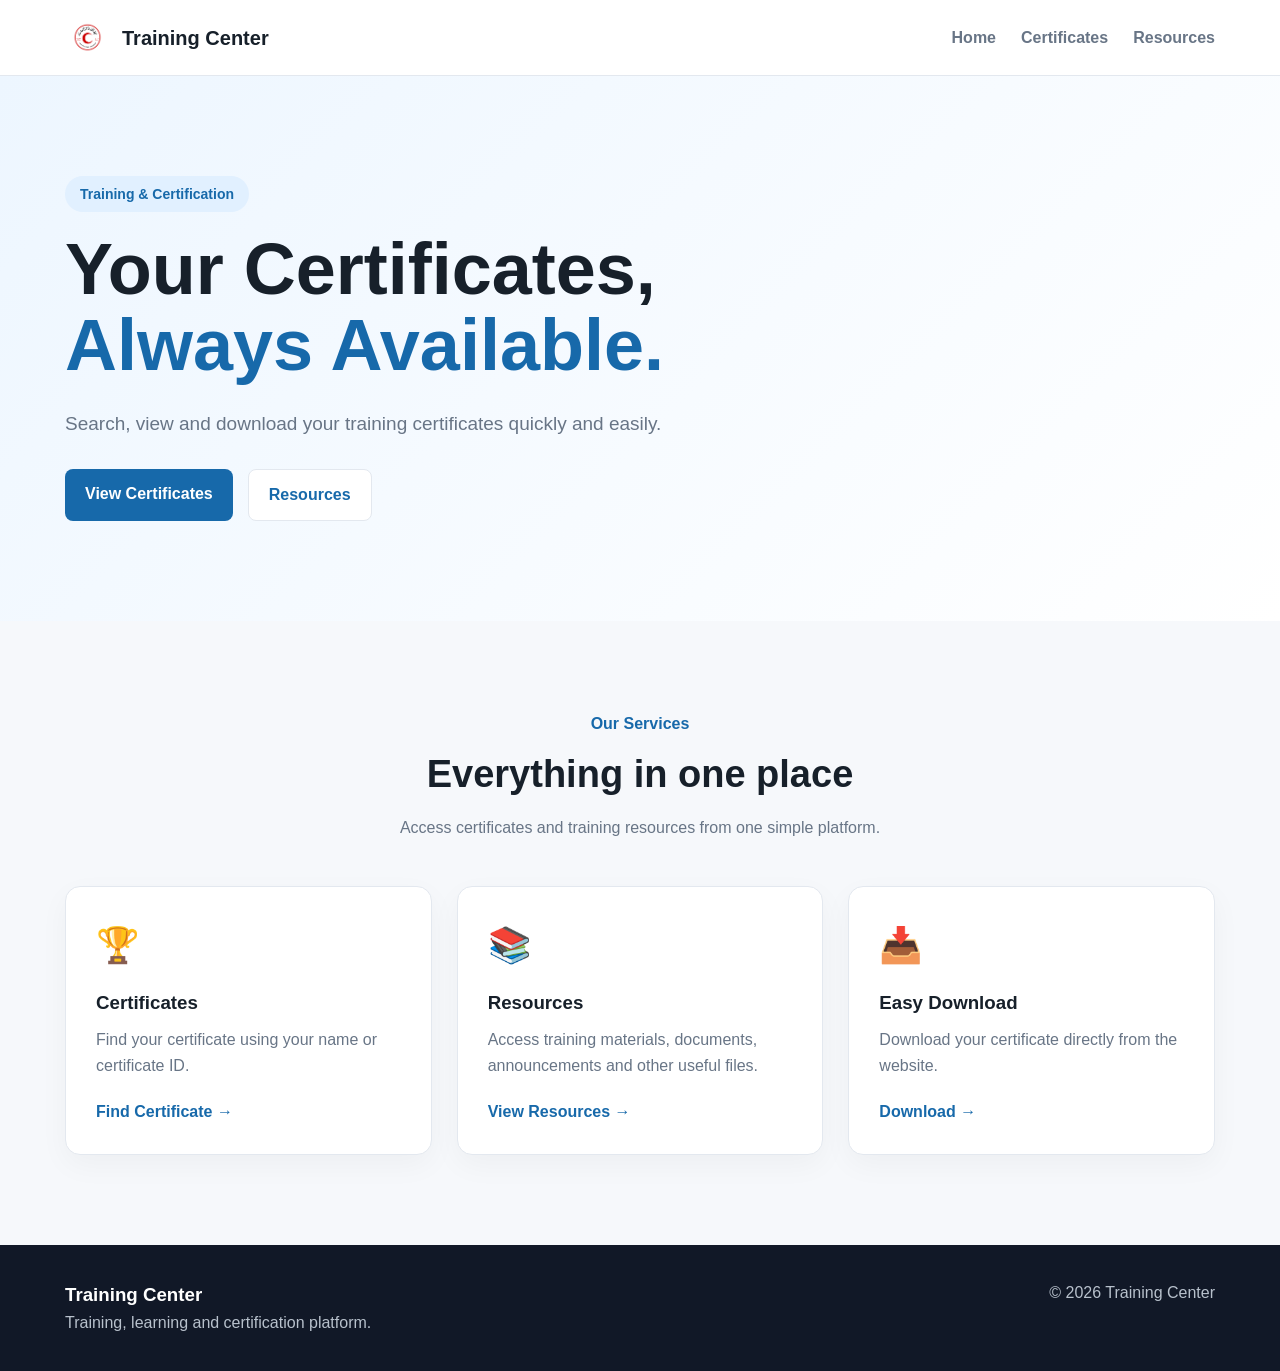
<file: index.html>
<!DOCTYPE html>
<html lang="en">
<head>
    <meta charset="UTF-8">
    <meta name="viewport" content="width=device-width, initial-scale=1.0">

    <title>Training Certificates</title>

    <link rel="stylesheet" href="style.css">
</head>

<body>

<header class="navbar">

    <div class="container nav-content">

        <a href="index.html" class="logo">
            <img src="images/logo.png" alt="Logo">
            <span>Training Center</span>
        </a>

        <nav>
            <a href="index.html">Home</a>
            <a href="certificates.html">Certificates</a>
            <a href="resources.html">Resources</a>
        </nav>

    </div>

</header>


<main>

<section class="hero">

    <div class="container hero-content">

        <div class="hero-text">

            <span class="badge">
                Training & Certification
            </span>

            <h1>
                Your Certificates,
                <span>Always Available.</span>
            </h1>

            <p>
                Search, view and download your training certificates
                quickly and easily.
            </p>

            <div class="hero-buttons">

                <a href="certificates.html" class="btn primary">
                    View Certificates
                </a>

                <a href="resources.html" class="btn secondary">
                    Resources
                </a>

            </div>

        </div>

    </div>

</section>


<section class="features">

    <div class="container">

        <div class="section-title">

            <span>Our Services</span>

            <h2>
                Everything in one place
            </h2>

            <p>
                Access certificates and training resources
                from one simple platform.
            </p>

        </div>


        <div class="feature-grid">

            <div class="feature-card">

                <div class="feature-icon">
                    🏆
                </div>

                <h3>
                    Certificates
                </h3>

                <p>
                    Find your certificate using your name
                    or certificate ID.
                </p>

                <a href="certificates.html">
                    Find Certificate →
                </a>

            </div>


            <div class="feature-card">

                <div class="feature-icon">
                    📚
                </div>

                <h3>
                    Resources
                </h3>

                <p>
                    Access training materials, documents,
                    announcements and other useful files.
                </p>

                <a href="resources.html">
                    View Resources →
                </a>

            </div>


            <div class="feature-card">

                <div class="feature-icon">
                    📥
                </div>

                <h3>
                    Easy Download
                </h3>

                <p>
                    Download your certificate directly
                    from the website.
                </p>

                <a href="certificates.html">
                    Download →
                </a>

            </div>

        </div>

    </div>

</section>

</main>


<footer>

    <div class="container footer-content">

        <div>
            <h3>Training Center</h3>

            <p>
                Training, learning and certification platform.
            </p>
        </div>

        <div>
            <p>
                © 2026 Training Center
            </p>
        </div>

    </div>

</footer>


</body>
</html>
</file>
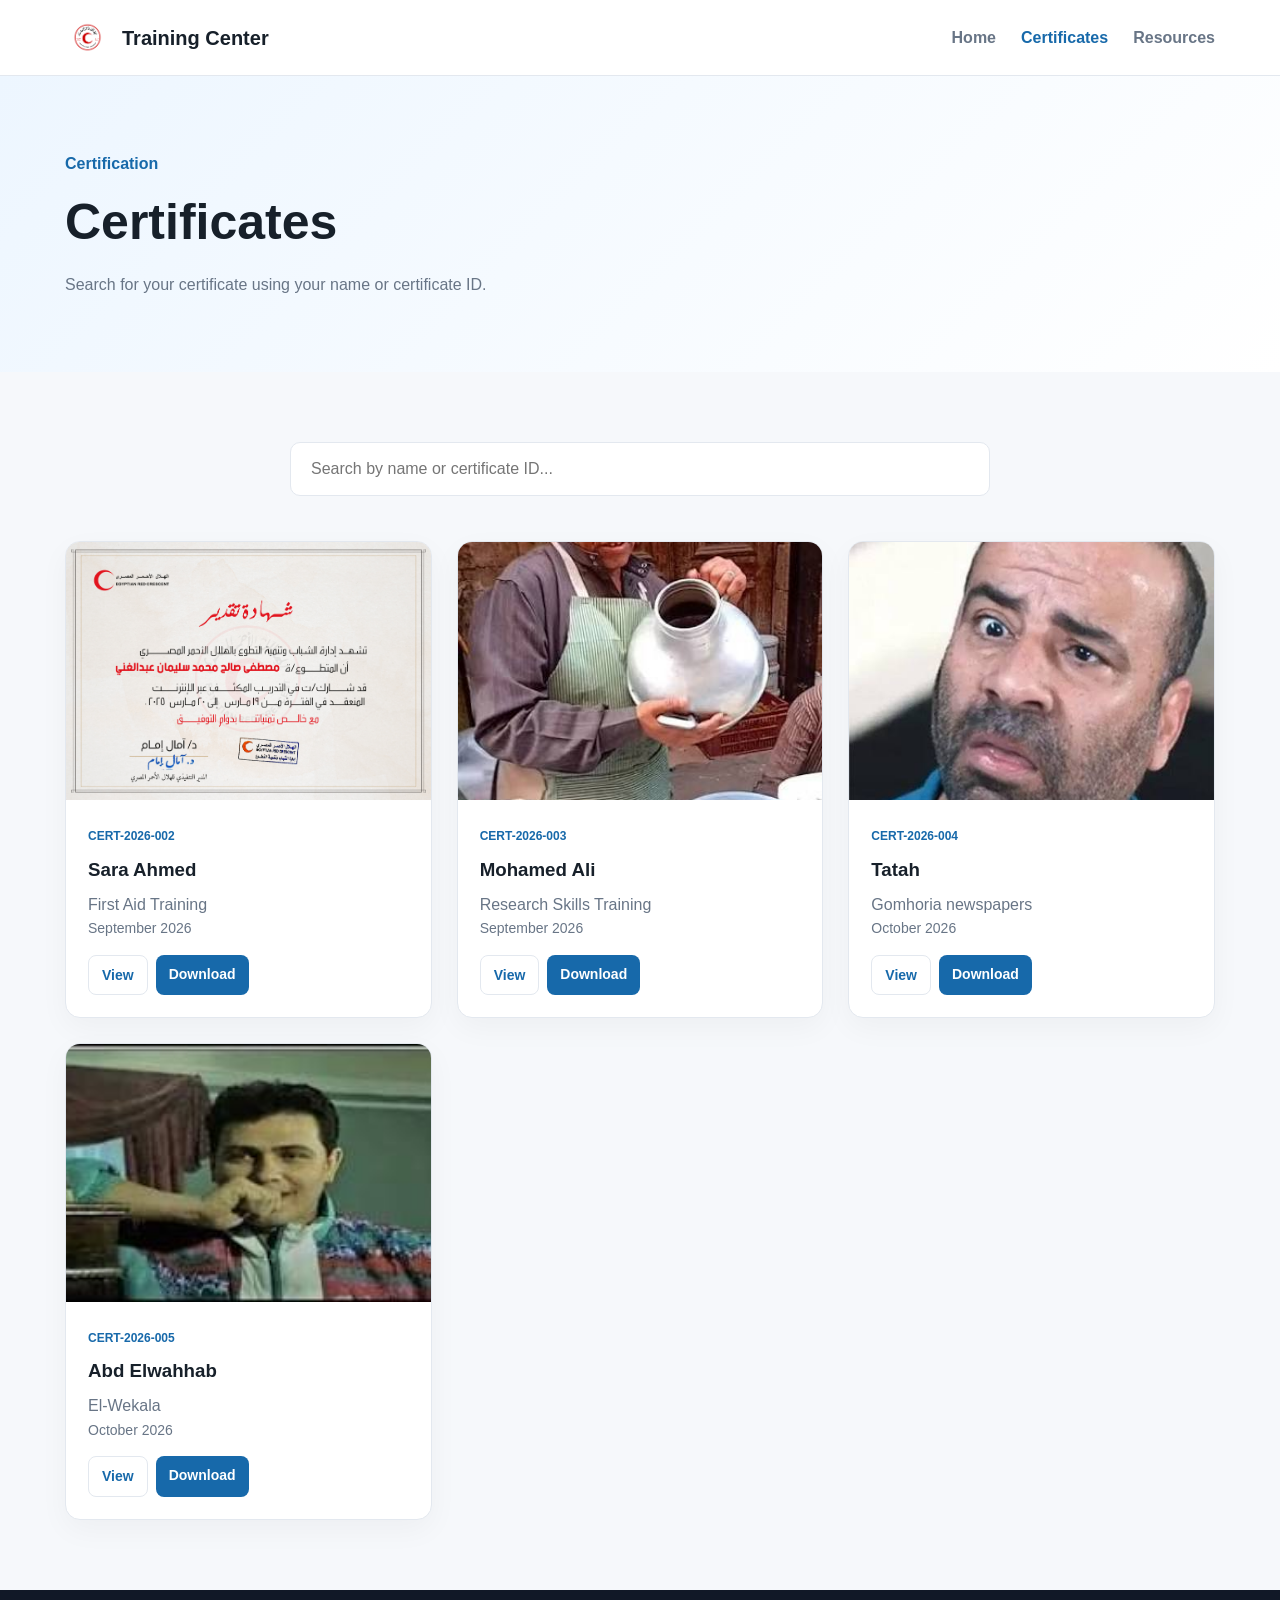
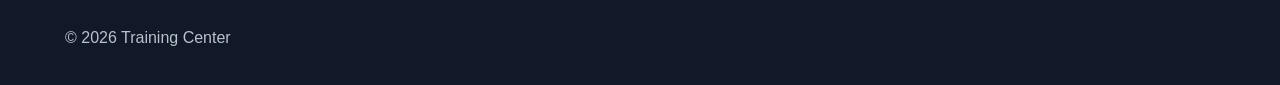
<file: certificates.html>
<!DOCTYPE html>
<html lang="en">

<head>

    <meta charset="UTF-8">

    <meta
        name="viewport"
        content="width=device-width, initial-scale=1.0"
    >

    <title>Certificates</title>

    <link rel="stylesheet" href="style.css">

</head>


<body>


<header class="navbar">

    <div class="container nav-content">

        <a href="index.html" class="logo">
            <img src="images/logo.png" alt="Logo">
            <span>Training Center</span>
        </a>

        <nav>

            <a href="index.html">
                Home
            </a>

            <a href="certificates.html" class="active">
                Certificates
            </a>

            <a href="resources.html">
                Resources
            </a>

        </nav>

    </div>

</header>


<main>

<section class="page-header">

    <div class="container">

        <span>
            Certification
        </span>

        <h1>
            Certificates
        </h1>

        <p>
            Search for your certificate using your name
            or certificate ID.
        </p>

    </div>

</section>


<section class="certificate-section">

    <div class="container">


        <div class="search-box">

            <input
                type="text"
                id="certificateSearch"
                placeholder="Search by name or certificate ID..."
            >

        </div>


        <div
            id="certificateGrid"
            class="certificate-grid"
        >

        </div>


        <div
            id="noResults"
            class="no-results"
            style="display:none;"
        >

            <h3>
                No certificate found
            </h3>

            <p>
                Check the name or certificate ID and try again.
            </p>

        </div>


    </div>

</section>

</main>


<footer>

    <div class="container footer-content">

        <p>
            © 2026 Training Center
        </p>

    </div>

</footer>


<script src="certificates.js"></script>
<script src="script.js"></script>

</body>

</html>
</file>
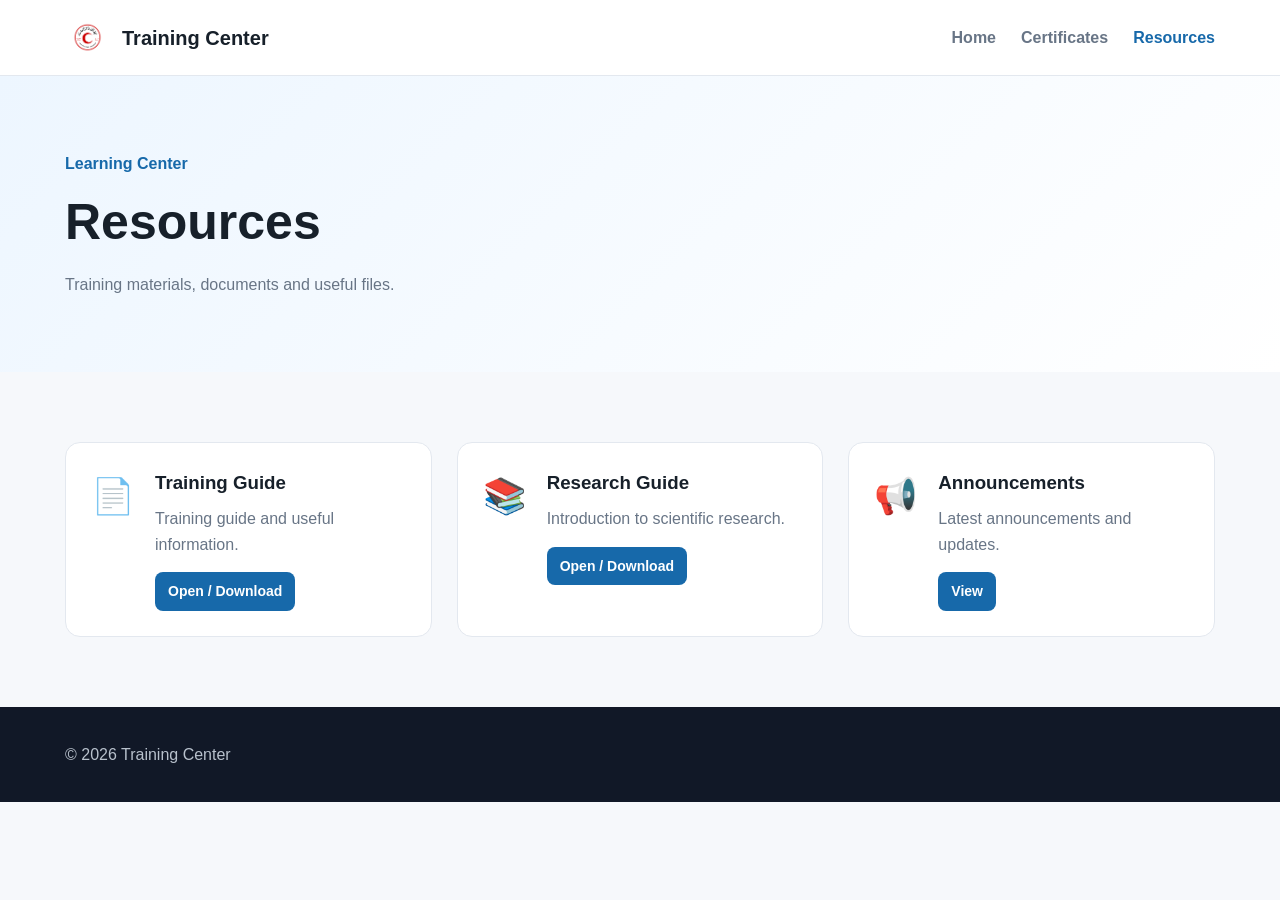
<file: resources.html>
<!DOCTYPE html>
<html lang="en">

<head>

    <meta charset="UTF-8">

    <meta
        name="viewport"
        content="width=device-width, initial-scale=1.0"
    >

    <title>Resources</title>

    <link rel="stylesheet" href="style.css">

</head>


<body>


<header class="navbar">

    <div class="container nav-content">

        <a href="index.html" class="logo">

            <img
                src="images/logo.png"
                alt="Logo"
            >

            <span>
                Training Center
            </span>

        </a>


        <nav>

            <a href="index.html">
                Home
            </a>

            <a href="certificates.html">
                Certificates
            </a>

            <a href="resources.html" class="active">
                Resources
            </a>

        </nav>

    </div>

</header>


<main>


<section class="page-header">

    <div class="container">

        <span>
            Learning Center
        </span>

        <h1>
            Resources
        </h1>

        <p>
            Training materials, documents and useful files.
        </p>

    </div>

</section>


<section class="resources-section">

    <div class="container">


        <div class="resource-grid">


            <div class="resource-card">

                <div class="resource-icon">
                    📄
                </div>

                <div>

                    <h3>
                        Training Guide
                    </h3>

                    <p>
                        Training guide and useful information.
                    </p>

                    <a
                        href="resources/training-guide.pdf"
                        target="_blank"
                        class="btn primary small"
                    >
                        Open / Download
                    </a>

                </div>

            </div>


            <div class="resource-card">

                <div class="resource-icon">
                    📚
                </div>

                <div>

                    <h3>
                        Research Guide
                    </h3>

                    <p>
                        Introduction to scientific research.
                    </p>

                    <a
                        href="resources/research-guide.pdf"
                        target="_blank"
                        class="btn primary small"
                    >
                        Open / Download
                    </a>

                </div>

            </div>


            <div class="resource-card">

                <div class="resource-icon">
                    📢
                </div>

                <div>

                    <h3>
                        Announcements
                    </h3>

                    <p>
                        Latest announcements and updates.
                    </p>

                    <a
                        href="resources/announcement.jpg"
                        target="_blank"
                        class="btn primary small"
                    >
                        View
                    </a>

                </div>

            </div>


        </div>

    </div>

</section>


</main>


<footer>

    <div class="container footer-content">

        <p>
            © 2026 Training Center
        </p>

    </div>

</footer>


</body>

</html>
</file>
<file: style.css>
* {
    margin: 0;
    padding: 0;
    box-sizing: border-box;
}


:root {

    --primary: #1769aa;
    --primary-dark: #0d4775;

    --background: #f6f8fb;

    --white: #ffffff;

    --text: #17202a;

    --muted: #687586;

    --border: #e3e8ef;

}


body {

    font-family:
        Arial,
        Helvetica,
        sans-serif;

    background: var(--background);

    color: var(--text);

    line-height: 1.6;

}


.container {

    width: min(1150px, 92%);

    margin: auto;

}


/* NAVBAR */

.navbar {

    background: white;

    border-bottom:
        1px solid var(--border);

    position: sticky;

    top: 0;

    z-index: 100;

}


.nav-content {

    min-height: 75px;

    display: flex;

    justify-content: space-between;

    align-items: center;

    gap: 30px;

}


.logo {

    display: flex;

    align-items: center;

    gap: 12px;

    text-decoration: none;

    color: var(--text);

    font-weight: bold;

    font-size: 20px;

}


.logo img {

    width: 45px;

    height: 45px;

    object-fit: contain;

}


nav {

    display: flex;

    gap: 25px;

}


nav a {

    color: var(--muted);

    text-decoration: none;

    font-weight: 600;

}


nav a:hover,
nav a.active {

    color: var(--primary);

}


/* HERO */

.hero {

    background:
        linear-gradient(
            135deg,
            #edf6ff,
            #ffffff
        );

    padding:
        100px 0;

}


.hero-content {

    display: flex;

    align-items: center;

}


.hero-text {

    max-width: 700px;

}


.badge {

    display: inline-block;

    background: #e1f0ff;

    color: var(--primary);

    padding: 7px 15px;

    border-radius: 30px;

    font-size: 14px;

    font-weight: bold;

    margin-bottom: 20px;

}


.hero h1 {

    font-size:
        clamp(40px, 7vw, 72px);

    line-height: 1.05;

    margin-bottom: 25px;

}


.hero h1 span {

    color: var(--primary);

}


.hero p {

    color: var(--muted);

    font-size: 19px;

    max-width: 600px;

    margin-bottom: 30px;

}


.hero-buttons {

    display: flex;

    gap: 15px;

    flex-wrap: wrap;

}


/* BUTTONS */

.btn {

    display: inline-block;

    text-decoration: none;

    padding:
        12px 20px;

    border-radius: 8px;

    font-weight: bold;

    transition: 0.2s;

}


.btn.primary {

    background: var(--primary);

    color: white;

}


.btn.primary:hover {

    background: var(--primary-dark);

}


.btn.secondary {

    background: white;

    color: var(--primary);

    border:
        1px solid var(--border);

}


.btn.secondary:hover {

    border-color: var(--primary);

}


.btn.small {

    padding:
        8px 13px;

    font-size: 14px;

}


/* SECTIONS */

.features {

    padding:
        90px 0;

}


.section-title {

    text-align: center;

    max-width: 700px;

    margin:
        0 auto 45px;

}


.section-title span {

    color: var(--primary);

    font-weight: bold;

}


.section-title h2 {

    font-size: 38px;

    margin:
        8px 0 10px;

}


.section-title p {

    color: var(--muted);

}


/* FEATURES */

.feature-grid {

    display: grid;

    grid-template-columns:
        repeat(
            3,
            1fr
        );

    gap: 25px;

}


.feature-card {

    background: white;

    padding: 30px;

    border:
        1px solid var(--border);

    border-radius: 15px;

    box-shadow:
        0 10px 30px
        rgba(0,0,0,0.04);

}


.feature-icon {

    font-size: 35px;

    margin-bottom: 15px;

}


.feature-card h3 {

    margin-bottom: 10px;

}


.feature-card p {

    color: var(--muted);

    margin-bottom: 20px;

}


.feature-card a {

    color: var(--primary);

    text-decoration: none;

    font-weight: bold;

}


/* PAGE HEADER */

.page-header {

    padding:
        75px 0;

    background:
        linear-gradient(
            135deg,
            #edf6ff,
            #ffffff
        );

}


.page-header span {

    color: var(--primary);

    font-weight: bold;

}


.page-header h1 {

    font-size: 50px;

    margin:
        5px 0 10px;

}


.page-header p {

    color: var(--muted);

}


/* SEARCH */

.certificate-section,
.resources-section {

    padding:
        70px 0;

}


.search-box {

    max-width: 700px;

    margin:
        0 auto 45px;

}


.search-box input {

    width: 100%;

    padding:
        17px 20px;

    border:
        1px solid var(--border);

    border-radius: 10px;

    font-size: 16px;

    outline: none;

    background: white;

}


.search-box input:focus {

    border-color:
        var(--primary);

}


/* CERTIFICATES */

.certificate-grid {

    display: grid;

    grid-template-columns:
        repeat(
            3,
            1fr
        );

    gap: 25px;

}


.certificate-card {

    background: white;

    border:
        1px solid var(--border);

    border-radius: 15px;

    overflow: hidden;

    box-shadow:
        0 10px 30px
        rgba(0,0,0,0.04);

}


.certificate-image {

    background: #eef1f5;

    aspect-ratio: 1.414 / 1;

    overflow: hidden;

}


.certificate-image img {

    width: 100%;

    height: 100%;

    object-fit: cover;

}


.certificate-info {

    padding: 22px;

}


.certificate-id {

    color: var(--primary);

    font-size: 12px;

    font-weight: bold;

}


.certificate-info h3 {

    margin:
        7px 0;

}


.certificate-info p {

    color: var(--muted);

}


.certificate-info .date {

    font-size: 14px;

    margin-bottom: 15px;

}


.certificate-buttons {

    display: flex;

    gap: 8px;

}


/* RESOURCES */

.resource-grid {

    display: grid;

    grid-template-columns:
        repeat(
            3,
            1fr
        );

    gap: 25px;

}


.resource-card {

    background: white;

    border:
        1px solid var(--border);

    border-radius: 15px;

    padding: 25px;

    display: flex;

    gap: 20px;

}


.resource-icon {

    font-size: 35px;

}


.resource-card h3 {

    margin-bottom: 8px;

}


.resource-card p {

    color: var(--muted);

    margin-bottom: 15px;

}


/* NO RESULTS */

.no-results {

    text-align: center;

    padding: 50px;

}


.no-results p {

    color: var(--muted);

}


/* FOOTER */

footer {

    background: #111827;

    color: white;

    padding:
        35px 0;

}


.footer-content {

    display: flex;

    justify-content: space-between;

    gap: 30px;

}


footer p {

    color: #b8c1cc;

}


/* MOBILE */

@media
(max-width: 800px) {

    .nav-content {

        flex-direction: column;

        padding:
            15px 0;

    }


    nav {

        gap: 15px;

        flex-wrap: wrap;

        justify-content: center;

    }


    .hero {

        padding:
            70px 0;

    }


    .feature-grid,
    .certificate-grid,
    .resource-grid {

        grid-template-columns:
            1fr;

    }


    .page-header h1 {

        font-size: 40px;

    }


    .footer-content {

        flex-direction: column;

    }

}
</file>
